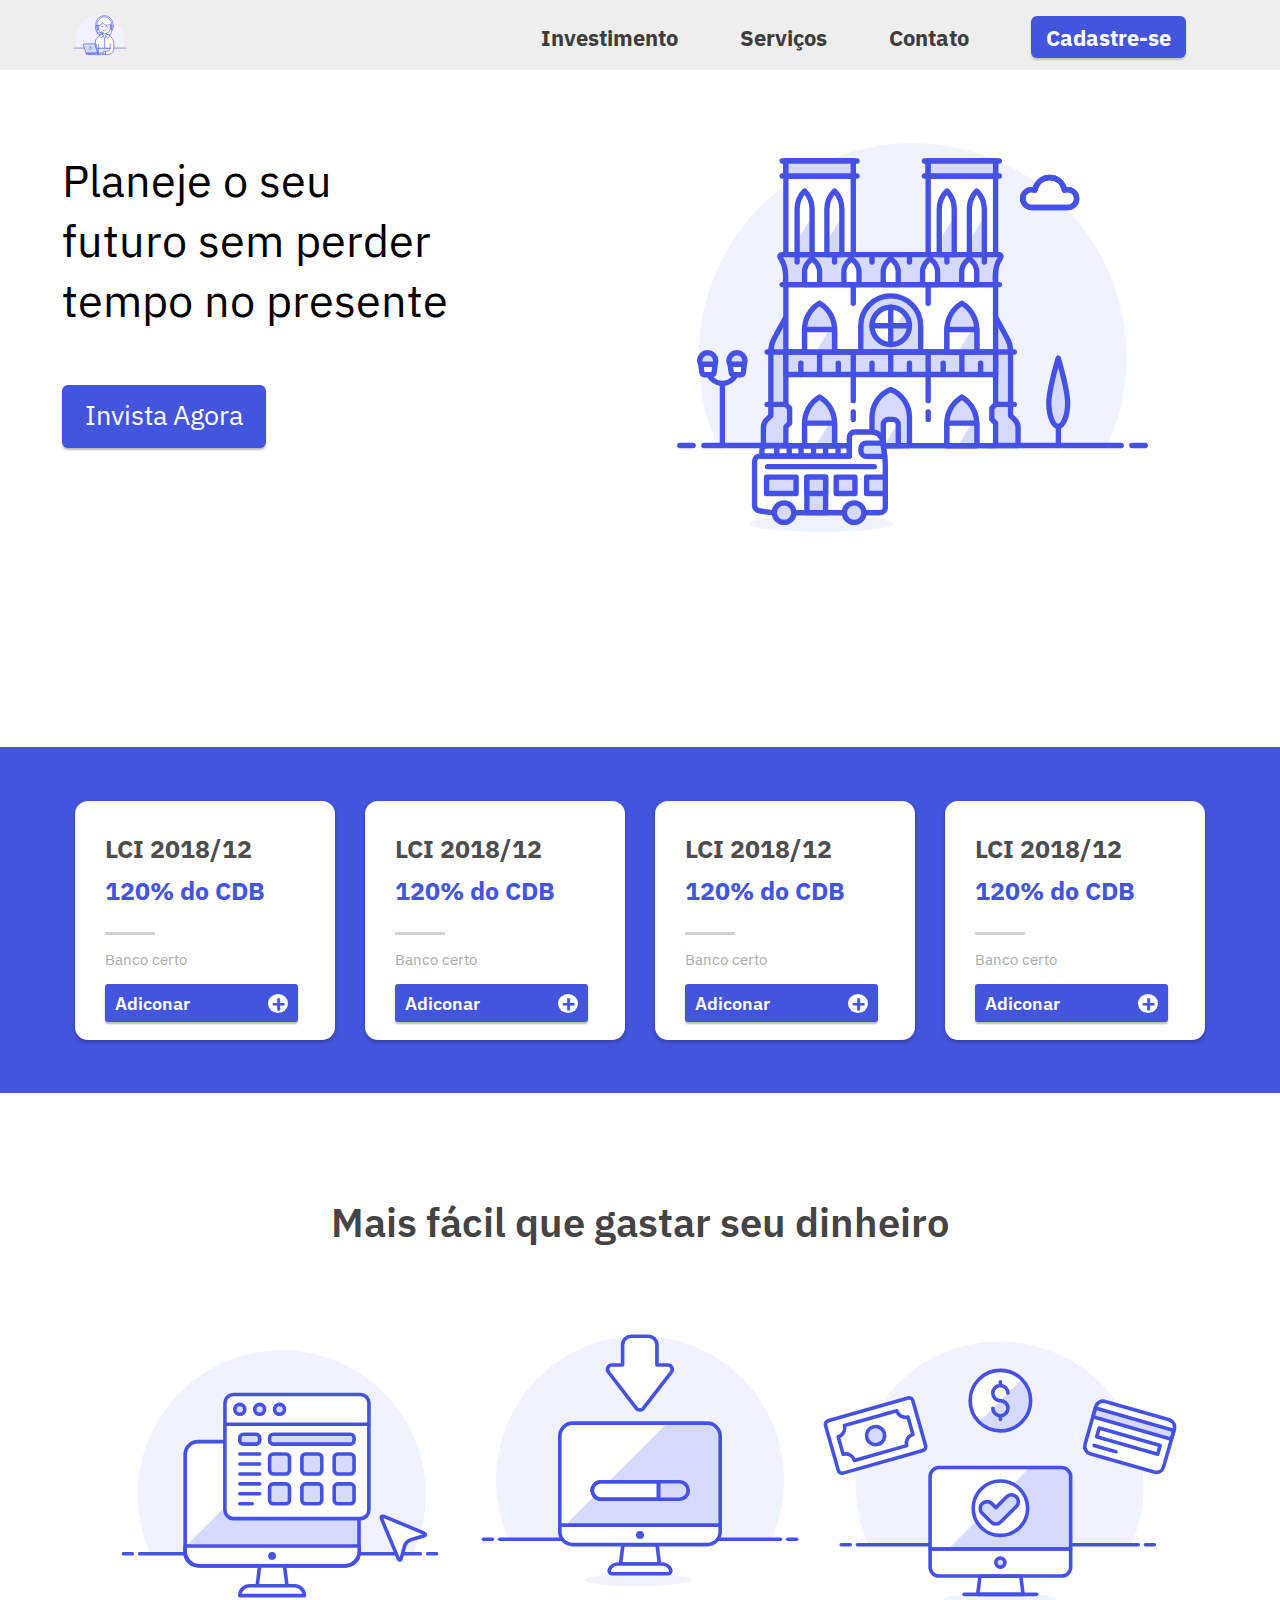
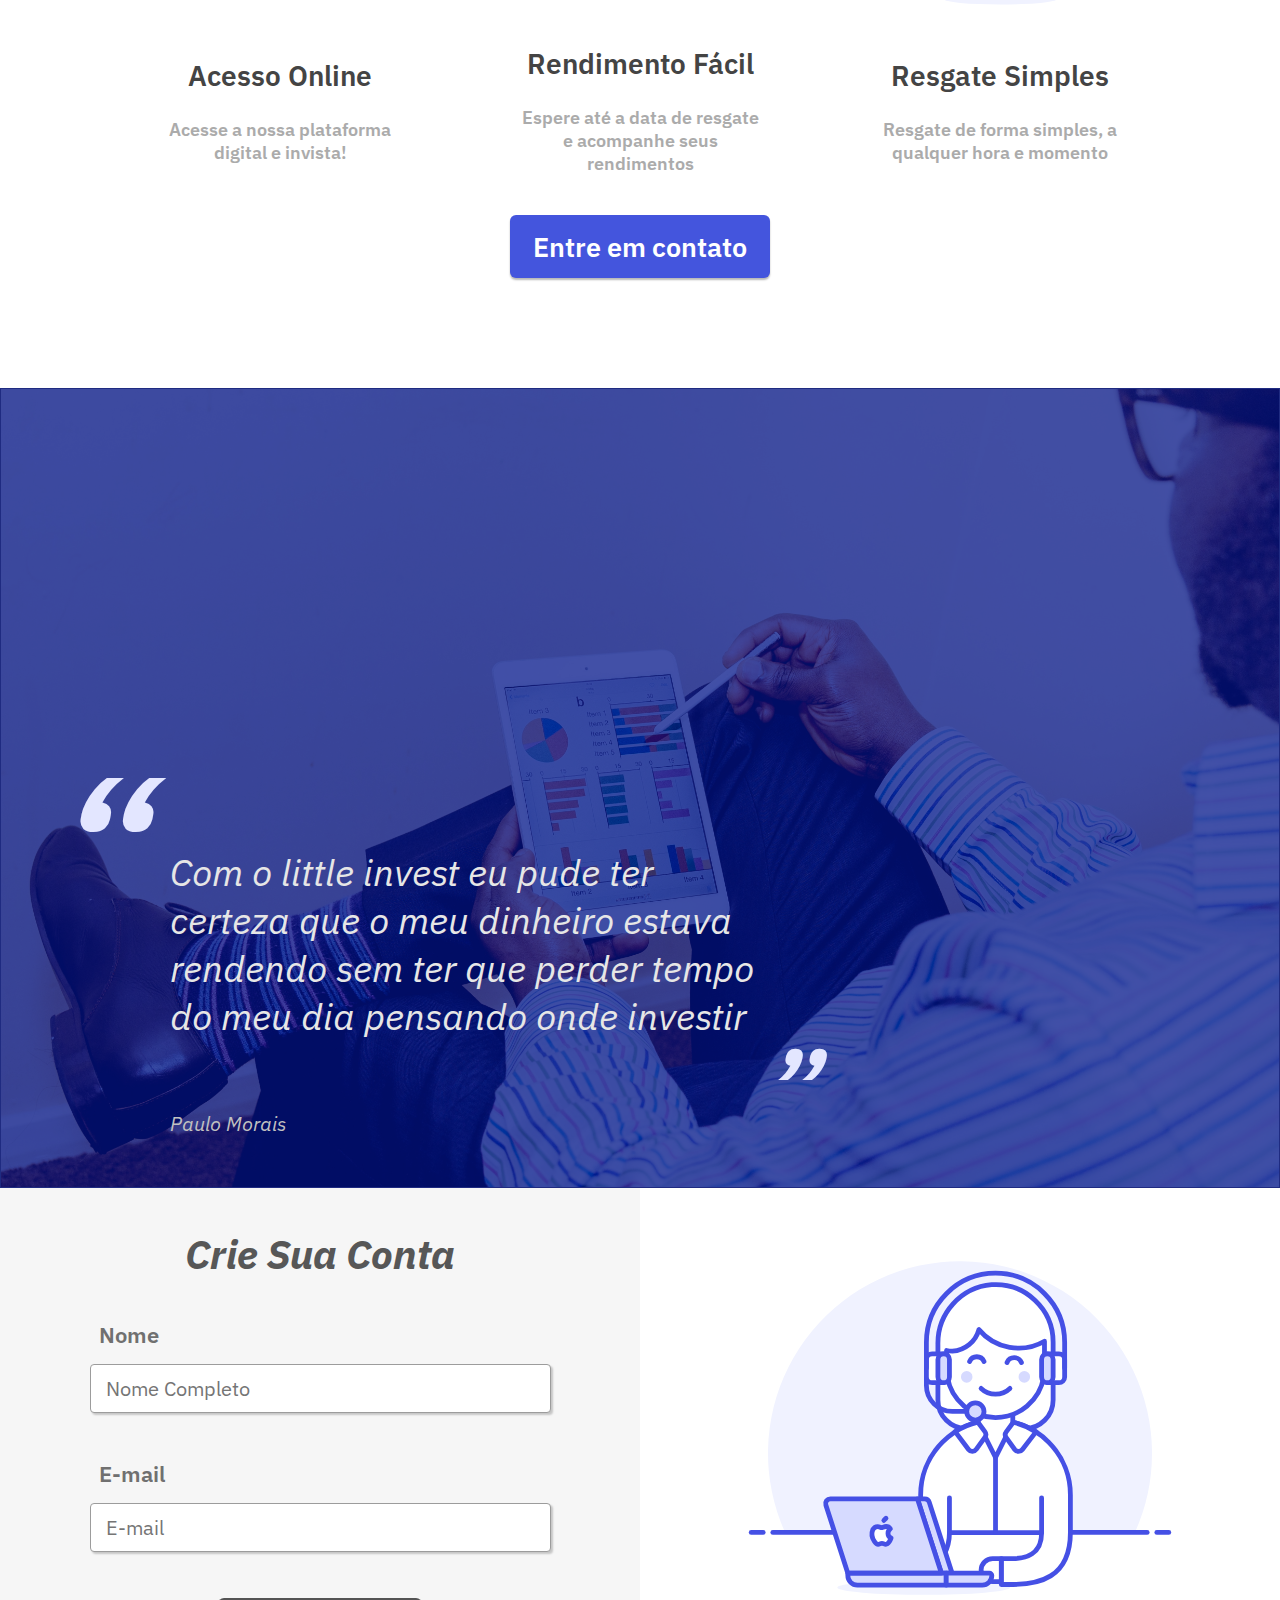
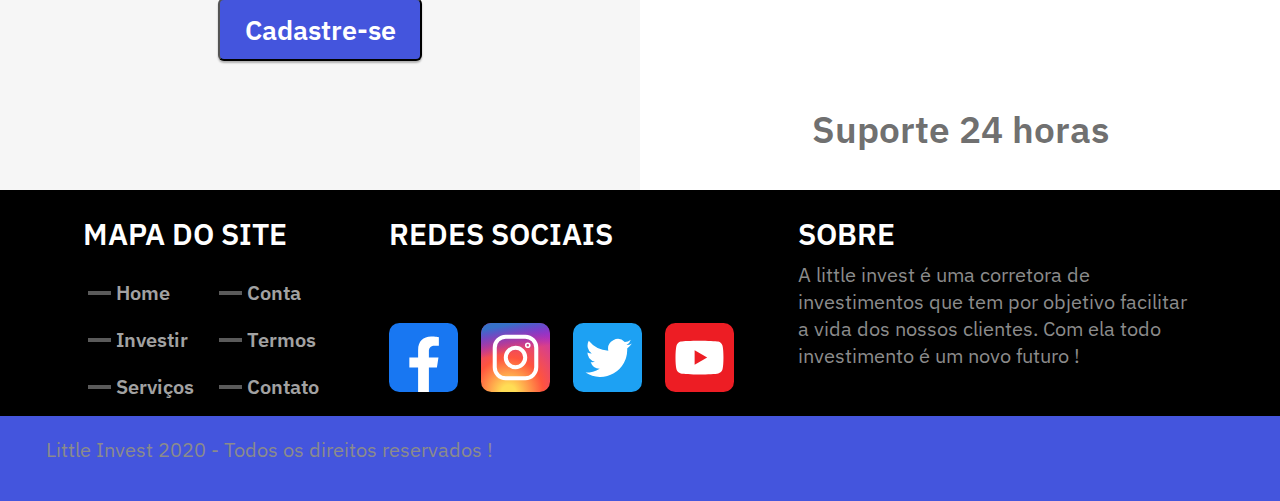
<file: Design/Little-Invest/page/index.html>
<!DOCTYPE html>
<html lang="pt-bt">
    <head>
        <meta charset="UTF-8">
        <meta name="viewport" content="width=device-width, initial-scale=1.0">
        <link rel="stylesheet" type="text/css" href="style.css">
        <link href="https://fonts.googleapis.com/css2?family=IBM+Plex+Sans:ital,wght@0,100;0,400;0,600;1,400&display=swap" rel="stylesheet"> 
        <script>
            h = true;
            function hide(){
                if(h){
                    document.getElementById("nav-bar").classList.remove("hide");
                    document.getElementById("nav-bar").classList.add("close");
                }else{
                    document.getElementById("nav-bar").classList.remove("close");
                    document.getElementById("nav-bar").classList.add("hide");
                }
                h = !h;
            }
        </script>
        <title>Little Invest</title>
    </head>
    <body>

        <header>
            <nav id="nav-bar" class="hide">
                <div onclick="hide()" id="button">
                    <span></span>
                    <span></span>
                    <span></span>
                </div>
                <a href="/"><img src="img/customer-service-woman.svg"></a>
                <ul>
                    <li><a href="">Investimento</a></li>
                    <li><a href="">Serviços</a></li>
                    <li><a href="">Contato</a></li>
                    <li><a class="button" href="">Cadastre-se</a></li>
                </ul>
            </nav>
        </header>

        <section id="intro">
            <p>Planeje o seu futuro sem perder tempo no presente</p>
            <img src="img/notre-dame.svg">
            <a href="" class="button">Invista Agora</a>
        </section>

        <section id="invest-sep">
            <div class="container">
                <div>
                    <h4>LCI 2018/12</h4>
                    <h5>120% do CDB</h5>
                    <span class="sep"></span>
                    <p>Banco certo</p>
                    <a class="button">
                        <p>Adiconar</p>
                        <span><p>+</p></span>
                    </a>
                    
                </div>
                <div>
                    <h4>LCI 2018/12</h4>
                    <h5>120% do CDB</h5>
                    <span class="sep"></span>
                    <p>Banco certo</p>
                    <a class="button">
                        <p>Adiconar</p>
                        <span><p>+</p></span>
                    </a>
                </div>
                <div>
                    <h4>LCI 2018/12</h4>
                    <h5>120% do CDB</h5>
                    <span class="sep"></span>
                    <p>Banco certo</p>
                    <a class="button">
                        <p>Adiconar</p>
                        <span><p>+</p></span>
                    </a>
                </div>
                <div>
                    <h4>LCI 2018/12</h4>
                    <h5>120% do CDB</h5>
                    <span class="sep"></span>
                    <p>Banco certo</p>
                    <a class="button">
                        <p>Adiconar</p>
                        <span><p>+</p></span>
                    </a>
                </div>
            </div>
        </section>

        <section id="servicos">
            <h2>Mais fácil que gastar seu dinheiro</h2>
            <div>
                <img src="img/monitor-window.svg">
                <h4>Acesso Online</h4>
                <p>Acesse a nossa plataforma digital e invista!</p>
            </div>
            <div>
                <img src="img/monitor-loading-progress.svg">
                <h4>Rendimento Fácil</h4>
                <p>Espere até a data de  resgate e acompanhe seus rendimentos</p>
            </div>
            <div>
                <img src="img/monitor-cash-credit-card.svg">
                <h4>Resgate Simples</h4>
                <p>Resgate de forma simples, a qualquer hora e momento</p>
            </div>
            <a href="" class="button"><p>Entre em contato</p></a>
        </section>

        <section id="depoimentos">
                <span>
                    <p>“</p>
                    <p>Com o little invest eu pude ter certeza que o meu dinheiro estava rendendo sem ter que perder tempo do meu dia pensando onde investir</p>
                    <p>”</p>
                    <p>Paulo Morais</p>
                </span>
        </section>

        <section id="cadastro">
            <div>
                <h3>Crie Sua Conta</h3>
                <form>
                    <label>Nome</label>
                    <input placeholder="Nome Completo">
                    <label>E-mail</label>
                    <input placeholder="E-mail">
                    <button type="submit" class="button"> Cadastre-se</button>
                </form>
            </div>
            <div>
                <img src="img/customer-service-woman.svg" />
                <p>Suporte 24 horas</p>
            </div>
        </section>

        <footer id="rodape">
            <section class="mapa-site">
                <h4>MAPA DO SITE</h4>
                <ul>
                    <li><a href="#">Home</a></li>
                    <li><a href="#">Conta</a></li>
                    <li><a href="#">Investir</a></li>
                    <li><a href="#">Termos</a></li>
                    <li><a href="#">Serviços</a></li>
                    <li><a href="#">Contato</a></li>
                </ul>
            </section>
            <section class="sociais">
                <h4>REDES SOCIAIS</h4>
                <a href="#"><img src="img/facebook.svg"></a>
                <a href="#"><img src="img/instagram.svg"></a>
                <a href="#"><img src="img/twitter.svg"></a>
                <a href="#"><img src="img/youtube.svg"></a>
            </section>
            <section class="sobre">
                <h4>SOBRE</h4>
                <p>A little invest é uma corretora de investimentos que tem por objetivo facilitar a vida dos nossos clientes. Com ela todo investimento é um novo futuro !</p>
            </section>
            <section class="direitos">
                <p>Little Invest 2020 - Todos os direitos reservados !</p>
            </section>
        </footer>
        
    </body>
</html>
</file>
<file: Design/Little-Invest/page/style.css>
body{
    margin: 0px;
    padding: 0px;
}
* { font-family: 'IBM Plex Sans', sans-serif; }
a { text-decoration: none; }

#nav-bar{
    display: flex;
    justify-content: space-between;
    flex-wrap: wrap;
    background: #eeeeee;
    height: 70px;
    align-items: center;
    transition: 1s;
}
#nav-bar img { 
    height: 60px ;
    margin-left: 70px;
}
#nav-bar #button {
    display: none;
    padding: 15px;
}
#nav-bar #button span{ 
    display: block;
    width: 60px;
    height: 7px;
    background-color: #5a5a5a;
    margin: 5px;
}
#nav-bar a{
    color: #3D3D3D;
    font-weight: bold;
}
#nav-bar > ul {
    display: flex;
    align-items: center;
    justify-content: center;
}
#nav-bar > ul > li{
    margin: 0 31px;
    font-size: 22px;
    list-style: none;
}
#nav-bar .button {
    width: 155px;
    height: 42px;
    display: flex;
    margin-right: 63px;
    box-sizing: border-box;
    align-items: center;
    justify-content: center;
    border-radius: 6px;
    color: white !important;
    box-shadow: 0px 2px 2px #00000032 ;
}

.button{
    background-color: #4455DD;
    box-shadow: 0px 2px 2px #00000048;
}

#intro{
    display: grid;
    grid-template-columns: repeat(2, 1fr);
    grid-template-rows: minmax(300px, 1fr) 1fr;
    gap: 10px;
    margin: 0 auto 57px auto;
    max-width: 1156px;
}
#intro img { width: 535px; }
#intro p {
    font-size: 45px;
    width: 400px;
    line-height: 60px;
    margin-top: 80px;
}
#intro > .button {
    width: 204px;
    height: 51px;
    max-height: 63px;
    color: white;
    border-radius: 6px;
    font-size: 27px;
    text-align: center;
    padding-top: 12px ;
}
#intro *:nth-child(2){
    grid-row: 1 / 3;
    grid-column: 2;
}

#invest-sep {
    background-color: #4455DD;
    width: 100%;
    min-height: 346px;
    display: flex;
    align-items: center;
    justify-content: center;
    flex-wrap: wrap;

}
#invest-sep > .container {
    display: flex;
    width: 1160px;
    flex-wrap: wrap;
    justify-content: center;
    align-items: center;

}
#invest-sep > .container h5, #invest-sep > .container h4{
    font-size: 25px;
    line-height: 0px;
}
#invest-sep > .container h5{ color: #4455DD; }
#invest-sep > .container h4{ color: #4D4D4D; }
#invest-sep > .container p {
    color:#ABABAB;
    font-size: 15px;
}
#invest-sep > .container .sep{
    display: block;
    height: 3px;
    width: 50px;
    background-color: #D1D1D1;
}
#invest-sep > .container .button{
    width: 193px;
    height: 38px;
    display: flex;
    justify-content: space-between;
    border-radius: 3px;
}
#invest-sep > .container .button p{
    color: white;
    margin: auto 10px;
    width: auto;
    font-size: 18px;
    font-weight: 600;
}
#invest-sep > .container .button span{
    color: #4455DD;
    background-color: white;
    height: 20x;
    width: 20px;
    text-align: center;
    align-self: center;
    margin-right: 10px;
    border-radius: 50%;
}
#invest-sep > .container .button span > p {
    color:#4455DD;
    margin: -1px 0 0 auto;
    display: block;
    font-size: 25px;
    line-height: 20px;
}
#invest-sep > .container > div {
    display: block;
    margin: 15px;
    background-color: white;
    height: 239px;
    max-width: 400px;
    flex: 1 1 260px;
    box-sizing: border-box;
    padding: 15px 30px;
    border-radius: 13px;
    box-shadow: 0px 2px 4px #00000048 ;
}

#servicos {
    margin: 70px auto;
    min-height: 637px;
    max-width: 1156px;
    display: flex;
    justify-content: center;
    align-items: center;
    flex-wrap: wrap;
}
#servicos h2{
    width: 100%;
    font-size: 40px;
    color: #444444;
    font-weight: 600;
    text-align: center;
}
#servicos  div {
    min-width: 360px;
    height: auto;
    display: block;
    align-items: center;
    text-align: center;
    flex: 0 1 360px;
}
#servicos img { width: 100%; }
#servicos h4{ 
    width: 250px; 
    margin: 0 auto;
    font-size: 28px ;
    font-weight: 600;
    color: #444444;
    margin-bottom: 24px;
}
#servicos p{ 
    width: 250px; 
    margin: 0 auto;
    font-size: 18px ;
    font-weight: 600;
    color: #ABABAB;
}
#servicos .button{
    display: flex;
    margin: 40px auto;
    height: 63px;
    width: 260px;
    color: white;
    justify-items: center;
    align-items: center;
    border-radius: 6px;
}
#servicos > .button > p{
    color: white;
    width: auto;
    margin: 0 auto;
    font-size: 27px;
}

#depoimentos {
    display: block;
    width: 100%;
    height: 800px;
    background-image: url('img/Depoimento-img.png');
    background-size: cover;
    background-position: center;
    z-index: 999;
}
#depoimentos span {
    box-sizing: border-box;
    padding: 60px;
    z-index: 1;
    display: block;
    width: 100%;
    height: 800px;
    background-attachment: local;
    background-color: rgba(0, 16, 135, 0.726);
}
#depoimentos p:nth-child(1){
    margin: 400px 0 0 0;
    line-height: 0;
    font-size: 190px ;
    color:#E3E6FF;
    font-weight: 600;
    font-style: italic;
}
#depoimentos p:nth-child(2){
    width: 600px;
    font-size: 37px ;
    color:#E6E6E6;
    font-style: italic;
    margin: 0 110px ;
}
#depoimentos p:nth-child(3){
    font-size: 108px ;
    color:#E3E6FF;
    font-weight: 600;
    font-style: italic;
    line-height: 0px;
    margin: 50px 0px 20px 710px ;
}
#depoimentos p:nth-child(4){
    font-size: 20px ;
    color:#C1C1C1;
    font-style: italic;
    margin: 0 110px ;
}

#cadastro {
    width: 100%;
    min-height: 580px;
    margin: 0 auto;
    display: flex;
}
#cadastro > div:first-child{
    width: 50%;
    background: #F6F6F6;
}
#cadastro > div:first-child > h3{
    text-align: center;
    font-size: 40px;
    color: #575757;
    font-style: italic;
}
#cadastro > div:first-child  label,  
#cadastro > div:first-child  input
{
    width: 442px;
    display: block;
    margin: 0 auto;
}
#cadastro > div:first-child  label { 
    color:#707070;
    font-size: 22px;
    font-weight: 600;
}
#cadastro > div:first-child  input {
    margin-top: 15px;
    margin-bottom: 46px;
    padding-left: 15px;
    font-size: 20px;
    height: 45px;
    border-radius: 4px;
    box-shadow: 2px 2px 2px #00000032 ;
    border: 1px solid rgb(156, 156, 156);
    color: rgb(97, 112, 228);
}
#cadastro > div:first-child  button{
    width: 204px;
    height: 63px;
    display: block;
    margin: 0 auto;
    border-radius: 6px;
    color: white;
    font-size: 27px;
    font-weight: 600;
}
#cadastro > div:nth-child(2){
    width: 50%;
    display: block;
}
#cadastro > div:nth-child(2) > p{
    text-align: center;
    display: block;
    font-size: 37px;
    color:#707070;
    font-weight: 600;
}
#cadastro > div:nth-child(2) >  img{
    width: 75%;
    margin: 0 auto;
    display: block;
}

#rodape {
    display: flex;
    flex-wrap: wrap;
    background: black;
    color: white;
    height: 310px;
    justify-content: center;
    align-content: center;
}
#rodape  h4 {
    font-size: 30px;
    font-weight: 600;
    line-height: 10px; 
}
#rodape > .mapa-site a {
    color: #A2A2A2;
    font-weight: 600;
    font-size: 20px;
}
#rodape > .mapa-site a:hover {
    color: rgb(84, 76, 161);
    font-weight: 600;
    font-size: 20px;
}
#rodape > .mapa-site  ul {
    display: grid;
    grid-template-columns: repeat(2, 1fr);
    gap: 20px;
    padding: 0;
}
#rodape > .mapa-site  ul > li{
    list-style: none;
    display: flex;
}
#rodape > .mapa-site > ul > li::before {
    width: 23px;
    height: 4px;
    background-color: #5A5A5A;
    display: flex;
    content: '';
    align-self: center;
    margin: 5px;
}

#rodape > .sociais {
    display: grid;
    grid-template-columns: repeat(4, 1fr);
    grid-template-rows: repeat(2, auto);
    gap: 23px;
    box-sizing: content-box;
    padding: 0 5vw;
}
#rodape > .sociais > h4 { grid-column: 1 / 5; }
#rodape > .sociais img {
    width: 69px;
    height: 69px;
    grid-row:  2/ 3;
}
#rodape > .sobre { width: 400px; }
#rodape > .sobre > p {
    font-size: 20px;
    color: #8B8B8B;
    line-height: 27px;
    margin-top: -18px;
}
#rodape > .direitos {
    display: block;
    width: 100%;
    height: 85px ;
    background-color: #4455DD ;
    align-self: flex-end;
    font-size: 20px;
    color:#8B8B8B;
    padding-left: 46px;
    box-sizing: border-box;
}

@media (max-width: 768px){
    #nav-bar { 
        height: auto;
        line-height: 45px;
        position: fixed;
        width: 100%;
        transition: 1s;
    } 

    .hide  ul, .hide img { display: none !important;}
    #nav-bar > #button { display: block; transition: 1s;}
    #nav-bar, #nav-bar > ul{ 
        display: block; 
        padding-bottom: 10px;
    }
    #button > span {
        transition: 0.5s;
    }
    .close > #button > span:first-child{
        transform: rotate(45deg);
        margin-top: 10px !important

    }
    .close > #button > span:nth-child(2){
        display: none !important;
    }
    .close > #button > span:last-child{
        transform: rotate(-45deg);
        margin-top: -10px !important;
    }

    
    #intro{ 
        display: flex;
        flex-wrap: wrap;
        margin: 0 auto 50px auto;
        width: 80%;
    }
    #intro img, #intro p { 
        width: 100%; 
        margin: 0;
    }
    #intro *:nth-child(2){ order: -1; }
    #intro > .button{ margin-top: 0;}
    #invest-sep > .container > div { 
        max-width: 80%;
        margin: 20px;
    }

    #servicos { margin: 0 auto; }
    #servicos > h2 { font-size: 22px;}
    #servicos > div {
        min-width: 40%;
        flex: 0 1 40%;
    }
    #servicos > div h4 { font-size: 12px }
    #servicos > div p { font-size: 10px }
    #servicos > div > * { width: auto; }
    #servicos > div:nth-child(4){
        flex: 0 1 80%;
        font-size: 18px;
    }
    #servicos > div:nth-child(4) h4{ font-size: 28px; }
    #servicos > div:nth-child(4) p{ font-size: 18px; }
    
    #depoimentos, #depoimentos > span { height: 250px; }
    #depoimentos span { padding: 50px 25px; }
    #depoimentos > span p:nth-child(1) { 
        margin:0; 
        font-size: 45px;
    }
    #depoimentos > span p:nth-child(2) { 
        width: 80%;
        font-size: 20px;
        margin-left: 25px;
    }
    #depoimentos > span p:nth-child(3) { margin: 0 0 0 250px ;font-size: 31px;}
    #depoimentos > span p:nth-child(4) { margin: 30px 0 0 25px; font-size: 10px;}

    #cadastro { 
        display: flex;
        height: 100%;
        flex-wrap: wrap;
    }
    #cadastro > :nth-child(2) { order: -1;}
    #cadastro > div:first-child, #cadastro > div:nth-child(2) { width: 100% ;}
    #cadastro > div:first-child  label, #cadastro > div:first-child  input { width: 75%; }
    #cadastro > div:first-child .button { margin-bottom: 35px;}
    

    #rodape { 
        display: grid;
        grid-template-columns: 1fr 1fr;
        height: auto;
    }
    #rodape  .mapa-site { 
        grid-column: 1 / 3;
        text-align: center;
        margin-bottom: 25px;
    }
    #rodape .mapa-site ul { 
        width: 60% ; 
        margin:  0 auto;
    }
    #rodape .mapa-site ul > li { 
        text-align: center; 
        align-self: center; 
        justify-self: center;
    }
    #rodape > .sociais img{ 
        width: auto; 
        height: auto;
    }
    #rodape > .sociais {
        gap: 10%;
        padding: 0 10%;
        grid-template-rows: minimax(20px, 1fr) 1fr;
    }
    #rodape > .sociais h4, #rodape > .sobre h4 { 
        font-size: 3.5vw;
        line-height: 0;
        margin: 0px;
    }
    #rodape > .sobre { width: auto;}
    #rodape > .sobre p {
        font-size: 3vw;
        line-height: 4vw;
        margin-top: 20px;
    }
    #rodape .direitos { 
        grid-column: 1 / 3; 
        padding: 0;
        font-size: 4vw;
        text-align: center;
        justify-content: center;
        align-content: center;
        height: auto;
    }

}
</file>
